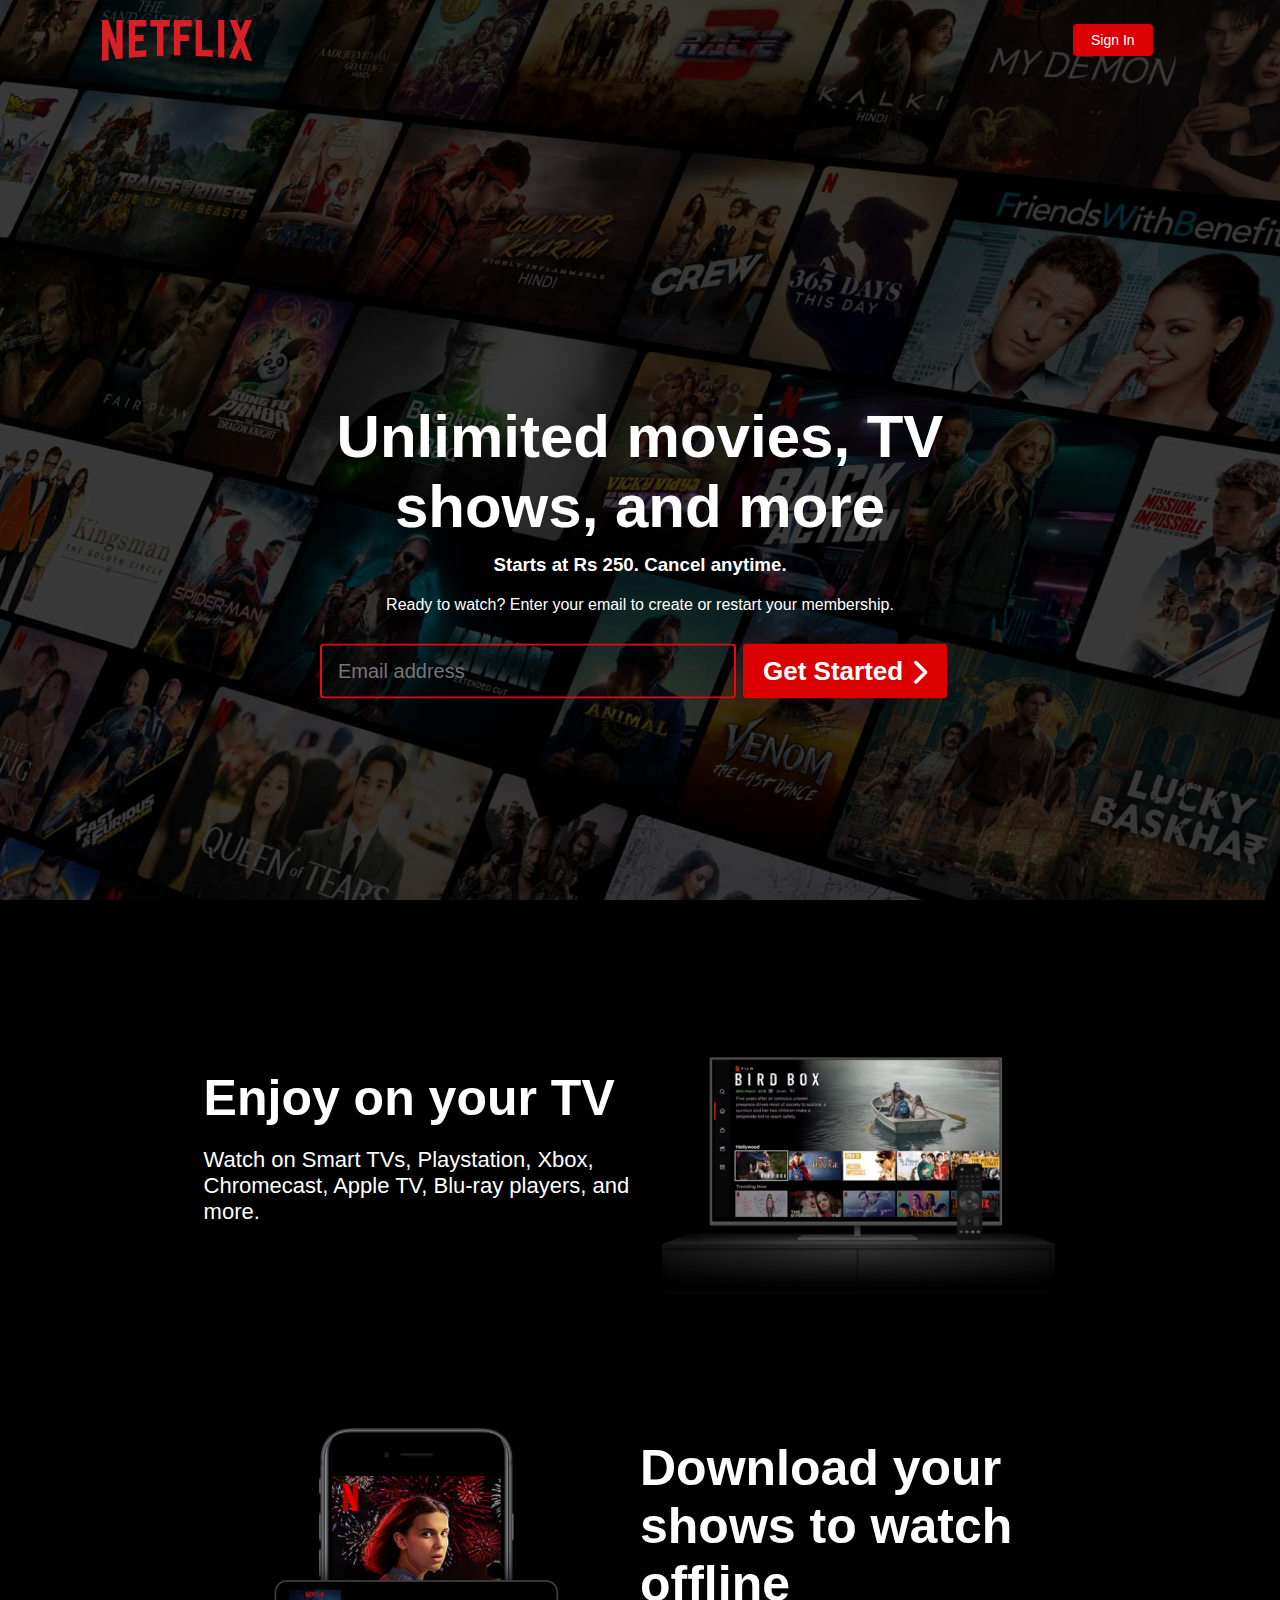
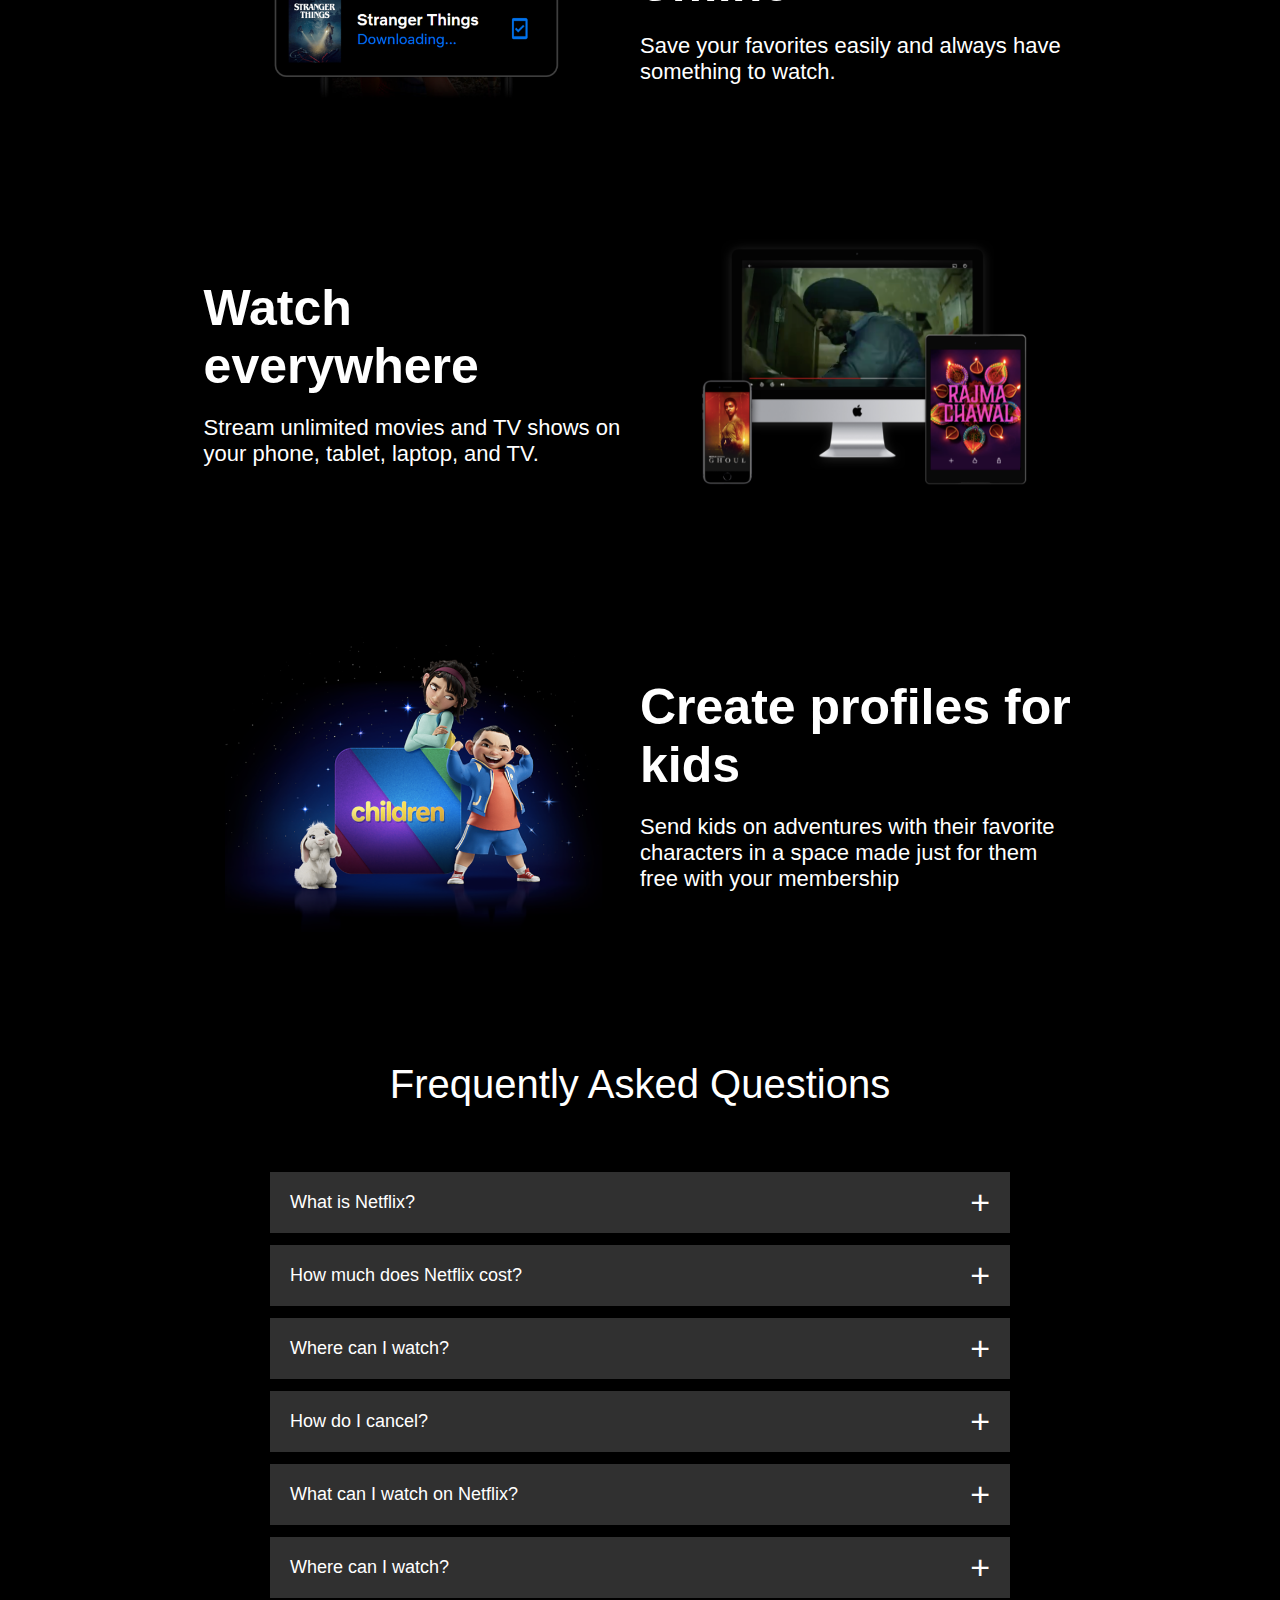
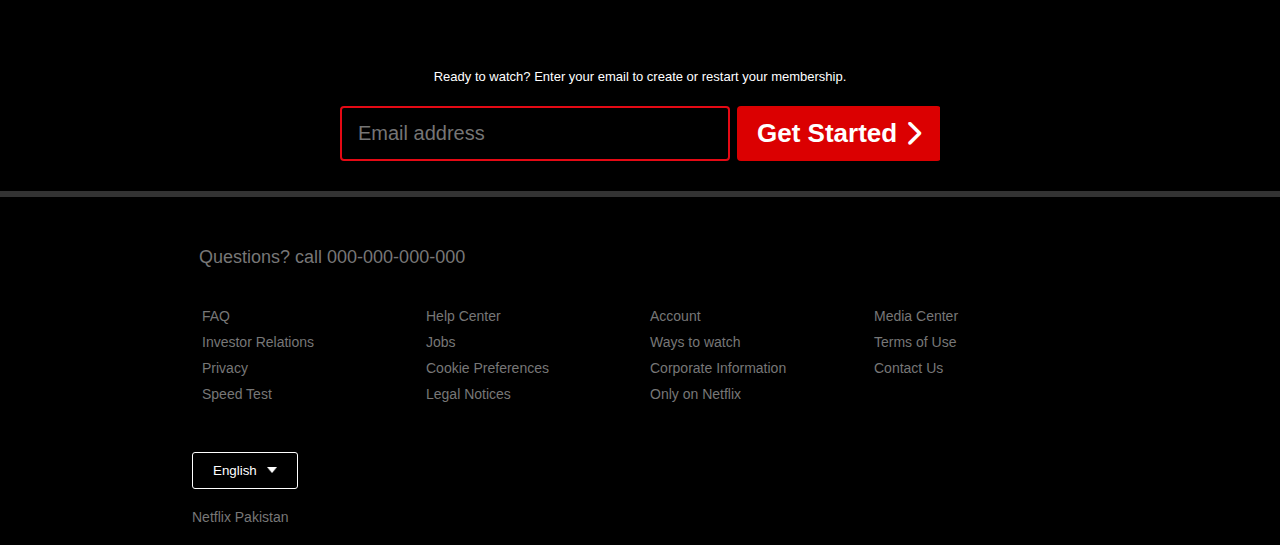
<file: index.html>
<!DOCTYPE html>
<html lang="en">
<head>
    <meta charset="UTF-8">
    <meta name="viewport" content="width=device-width, initial-scale=1.0">
    <title>Netflix Clone - Talha Portfolio Project</title>
    <link rel="stylesheet" href="styles.css">
    <link rel="stylesheet" href="https://cdnjs.cloudflare.com/ajax/libs/font-awesome/6.0.0-beta3/css/all.min.css" integrity="sha512-..." crossorigin="anonymous" referrerpolicy="no-referrer" />
</head>
<body>
    <div class="header">
        <nav>
            <img src="images/logo.png" class="logo">
            <div>
                <button>Sign In</button>
            </div>
        </nav>
        <div class="header-content">
            <h1>Unlimited movies, TV shows, and more</h1>
            <h3>Starts at Rs 250. Cancel anytime.</h3>
            <p>Ready to watch? Enter your email to create or restart your membership.</p>
            <form class="sign-up">
            <input type="email" placeholder="Email address" required>
            <button type="submit">Get Started <i class="fa-solid fa-chevron-right"></i> </button>
            </form>
        </div>
    </div>

    <div class="features">
        <div class="row">
            <div class="text-col">
                <h2>Enjoy on your TV</h2>
                <p>Watch on Smart TVs, Playstation, Xbox, Chromecast, Apple TV, Blu-ray players, and more.</p>
            </div>
            <div class="img-col">
                <img src="images/feature-1.png" alt="">
            </div>
        </div>

        <div class="row">
            <div class="img-col">
                <img src="images/feature-2.png" alt="">
            </div>
            <div class="text-col">
                <h2>Download your shows to watch offline</h2>
                <p>Save your favorites easily and always have something to watch.</p>
            </div>
        </div>
        <div class="row">
            <div class="text-col">
                <h2>Watch everywhere</h2>
                <p>Stream unlimited movies and TV shows on your phone, tablet, laptop, and TV.</p>
            </div>
            <div class="img-col">
                <img src="images/feature-3.png" alt="">
            </div>
        </div>
        <div class="row">
            <div class="img-col">
                <img src="images/feature-4.png" alt="">
            </div>
            <div class="text-col">
                <h2>Create profiles for kids</h2>
                <p>Send kids on adventures with their favorite characters in a space made just for them free with your membership</p>
            </div>
        </div>
    </div>
    
    <div class="faq">
         <h2>Frequently Asked Questions</h2>
         <ul class="squeezebox">
                <li>
                    <input type="radio" name="squeezebox" id="first">
                    <label for="first">What is Netflix?</label>
                    <div class="content">
                        <p>Netflix is a streaming service that offers a wide variety of award-winning TV shows, movies, anime, documentaries, and more on thousands of internet-connected devices.</p>
                        <p>You can watch as much as you want, whenever you want without a single commercial – all for one low monthly price. There's always something new to discover and new TV shows and movies are added every week!</p>
                    </div>
                </li>
                <li>
                    <input type="radio" name="squeezebox" id="second">
                    <label for="second">How much does Netflix cost?</label>
                    <div class="content">
                        <p>Watch Netflix on your smartphone, tablet, Smart TV, laptop, or streaming device, all for one fixed monthly fee. Plans range from Rs 250 to Rs 1,100 a month. No extra costs, no contracts.</p>
                    </div>
                </li>
                <li>
                    <input type="radio" name="squeezebox" id="third">
                    <label for="third">Where can I watch?</label>
                    <div class="content">
                        <p>Watch anywhere, anytime. Sign in with your Netflix account to watch instantly on the web at netflix.com from your personal computer or on any internet-connected device that offers the Netflix app, including smart TVs, smartphones, tablets, streaming media players and game consoles.</p>
                        <p>You can also download your favorite shows with the iOS or Android app. Use downloads to watch while you're on the go and without an internet connection. Take Netflix with you anywhere.</p>
                    </div>
                </li>
                <li>
                    <input type="radio" name="squeezebox" id="fourth">
                    <label for="fourth">How do I cancel?</label>
                    <div class="content">
                        <p>Netflix is flexible. There are no pesky contracts and no commitments. You can easily cancel your account online in two clicks. There are no cancellation fees – start or stop your account anytime.</p>
                    </div>
                </li>
                <li>
                    <input type="radio" name="squeezebox" id="fifth">
                    <label for="fifth">What can I watch on Netflix?</label>
                    <div class="content">
                        <p>Netflix has an extensive library of feature films, documentaries, TV shows, anime, award-winning Netflix originals, and more. Watch as much as you want, anytime you want.</p>
                    </div>
                </li>
                <li>
                    <input type="radio" name="squeezebox" id="sixth">
                    <label for="sixth">Where can I watch?</label>
                    <div class="content">
                        <p>The Netflix Kids experience is included in your membership to give parents control while kids enjoy family-friendly TV shows and movies in their own space.</p>
                        <p>Kids profiles come with PIN-protected parental controls that let you restrict the maturity rating of content kids can watch and block specific titles you don’t want kids to see.</p>
                    </div>
                </li>
         </ul>
            <small>Ready to watch? Enter your email to create or restart your membership.</small>
            <form class="sign-up">
                <input type="email" placeholder="Email address" required>
                <button type="submit">Get Started <i class="fa-solid fa-chevron-right"></i> </button>
            </form>
    </div>
    
    <div class="footer">
        <h2>Questions? call 000-000-000-000</h2>

    <div class="row">
        <div class="col">
            <a href="#">FAQ</a>
            <a href="#">Investor Relations</a>
            <a href="#">Privacy</a>
            <a href="#">Speed Test</a>
        </div>
        <div class="col">
            <a href="#">Help Center</a>
            <a href="#">Jobs</a>
            <a href="#">Cookie Preferences</a>
            <a href="#">Legal Notices</a>
        </div>
        <div class="col">
            <a href="#">Account</a>
            <a href="#">Ways to watch</a>
            <a href="#">Corporate Information</a>
            <a href="#">Only on Netflix</a>
        </div>
        <div class="col">
            <a href="#">Media Center</a>
            <a href="#">Terms of Use</a>
            <a href="#">Contact Us</a>
        </div>
    </div>
    <button class="lang-btn">English<img src="images/down-icon.png" alt="language button"></button>
    <p class="copyright">Netflix Pakistan</p>
</div>
</body>
</html>
</file>
<file: styles.css>
*{
    margin: 0;
    padding: 0;
    font-family: 'Poppins', sans-serif;
    box-sizing: border-box;
}

body{
    background: #000;
    color: #fff;
}

.header{
    width: 100%;
    height: 100vh;
    background-image: linear-gradient(rgba(0,0,0,0.7), rgba(0,0,0,0.7)), url(images/header-image.jpg);
    background-size:cover;
    background-position: center;
    padding: 10px 8%;
    position: relative;
}

nav{
    display: flex;
    align-items: center;
    justify-content: space-between;
    padding: 10px 0;
}

.logo{
    width: 150px;
    cursor: pointer;
}

nav button{
    border: 0;
    outline: 0;
    background: #db0001;
    color: #fff;
    padding: 8px 18px;
    font-size: 14px;
    border-radius: 4px;
    margin: -10px 25px;
    cursor: pointer;
    transition: background 0.2s ease-in-out, box-shadow 0.2s ease-in-out;

}

.lang-btn{
    display: inline-flex;
    align-items: center;
    background: transparent;
    border: 1px solid #fff;
    padding: 7px 10px;
    cursor: pointer;
}
 
.lang-btn img{
    width: 10px;
    margin-left: 10px;
}

nav button:hover{
    background: #b20710;
    box-shadow: 0 4px 10px rgba(0, 0, 0, 0.2);
}

.header-content{
    position: absolute;
    top: 50%;
    left: 50%;
    transform: translate(-50%, -50%);
    text-align: center;
    margin-top: 100px;
}

.header-content h1{
    font-size: 60px;
    line-height: 70px;
    font-weight: 600;
    max-width: 650px;
}

.header-content h3{
    font-weight: 400;
    margin-bottom: 20px;
    margin-top: 12px;
    font-weight: bold;
}

.sign-up{
    background: transparent;
    display: flex;
    align-items: center;
    margin-top: 30px;
    overflow: hidden;
    width: 100%;
    padding: 0;
    transition: box-shadow 0.3s ease;
    height: 55px;
}

.sign-up input{
    flex: 0 0 65%;
    border: 2px solid #e50914;
    outline: none;
    font-size: 20px;
    background: transparent;
    color: #fff;
    padding: 0 16px;
    width: 100%;
    height: 100%;
    box-sizing: border-box;
    border-radius: 4px;
}


.sign-up button{
    flex: 0 0 auto;
    background-color: #db0001;
    border: 0;
    outline: 0;
    color: #fff;
    font-size: 26px;
    cursor: pointer;
    border-radius: 4px;
    padding: 0px 20px;
    transition: background 0.2s ease-in-out, box-shadow 0.2s ease-in-out;
    margin-left: 7px;
    display: flex;
    align-items: center;
    justify-content: center;
    height: 100%;
    box-sizing: border-box;
    font-weight: bold; 
}

 
.sign-up button:hover{
    background: #b20710;
    box-shadow: 0 4px 10px rgba(0, 0, 0, 0.2);
}

.sign-up i {
    margin-left: 8px;
}

/* -------------features------------- */

.features{
    padding: 50px 12%;
    font-size: 22px;
}

.row{
    display: flex;
    width: 100%;
    align-items: center;
    flex-wrap: wrap;
    padding: 50px;
}

.text-col{
    flex-basis: 50%;
    margin-bottom: 20px;
}

.img-col{
    flex-basis: 50%;
    margin-bottom: 20px;
}

.img-col img{
    display: block;
    width: 90%;
    margin: auto;
}

.features h2{
    font-size: 50px;
    font-weight: 600;
    margin-bottom: 20px;
}


/* ---------FAQ--------- */


.faq{
    padding: 10px 12%;
    text-align: center;
    font-size: 18px;
}

.faq h2{
    font-weight: 500;
    font-size: 40px;
}   

.squeezebox{
    margin: 60px auto;
    width: 100%;
    max-width: 750px;
}

.squeezebox li{
    list-style: none;
    width: 100%;
    padding: 5px;
    transition: background 0.3s ease-in-out, box-shadow 0.3s ease-in-out;
}

.squeezebox li label{
    display: flex;
    align-items: center;
    padding: 20px;
    font-size: 18px;
    font-weight: 500;
    background: #303030;
    margin-bottom: 2px;
    cursor: poi  nter;
    position: relative;
}

label::after{
    content: '+';
    font-size: 34px;
    position: absolute;
    right: 20px;
    transition: transform 0.5s;
}

input[type="radio"]{
     display: none;
}

.squeezebox .content{
    background: #303030;
    text-align: left;
    padding: 0 20px;
    max-height: 0;
    overflow: hidden;
    transition: max-height 0.5s, padding 0.5s;
}

.squeezebox input[type="radio"]:checked + label + .content{
    max-height: 600px;
    padding: 30px 20px;
}

.squeezebox input[type="radio"]:checked + label::after{
    transform: rotate(135deg);
}

.faq .sign-up{
    max-width: 600px;
    margin: 20px auto;
}

.faq small{
    font-size: 13px;
}

.squeezebox li:hover {
    background: #404040;
}

/* ----------footer--------- */

.footer{
    padding: 50px 15% 10px;
    border-top: 6px solid #333;
    color: #777;   
}

.footer h2{
    font-size: 18px;
    font-weight: 400;
    margin-bottom: 30px;
    margin-left: 7px;
}

.footer .col{
    flex-basis: 25%;
    flex-grow: 1;
    margin-bottom: 20px;
}

.footer .col a{
    display: block;
    text-decoration: none;
    color: #777;
    font-size: 14px;
    margin-bottom: 10px;
}

.footer .row{
    align-items: flex-start;
    padding: 10px 0;
    margin: 10px;
}

.footer .lang-btn{
    color: #fff;
    padding: 10px 20px;
    border-radius: 3px;
}

.copyright{
    font-size: 14px;
    margin-top: 20px;
    margin-bottom: 10px;
}


/* -------------media-queries-for-small-screen------------ */
@media only screen and (max-width:768px){
    .logo{
        width: 100px;
    }

    nav button{
        padding: 5px 10px;
        margin: auto;
    }
    .footer .lang-btn{
        padding: 4px 10px;

    }
    .header-content{
        position: unset;
        transform: none;
        padding-top: 0;
    }

    .header-content h1{
        font-size: 50px;
        text-align:center;
        
    }

    .header{
        background-size: 1000px;
        margin-bottom: 50px;
    }
    
    .sign-up button{
        font-size: 12px;
        padding: 10px 15px;
    }
    
    .text-col, .img-col{
        flex-basis: 100%;
    }

    .features h2{
        font-size: 30px;
    }

    .features p{
        font-size: 15px;
    } 
    
    .row:nth-child(2), .row:nth-child(4){
        flex-direction: column-reverse;
    }

    .features .row{
        padding: 10px 0;
    }

    .faq h2{
        font-size: 20px;
    }

    .squeezebox .content{
        font-size: 14px;
    }

    .squeezebox li label{
        padding: 10px;
        font-size: 14px;
    }
    label::after{
        font-size: 22px;
    }

    .faq .sign-up button{
        font-size: 12px;
        padding: 10px 10px;   
    }
}
</file>
